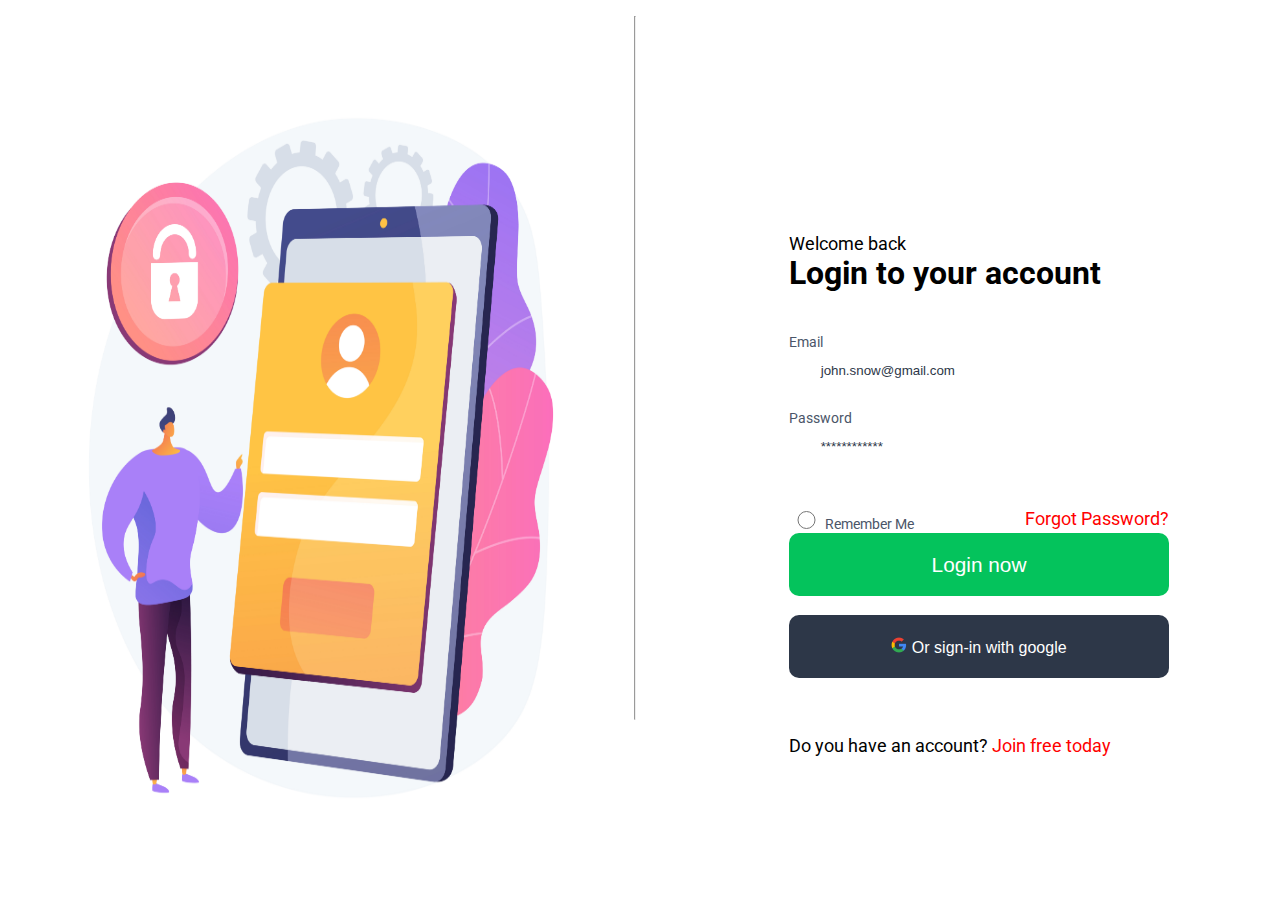
<file: index.html>
<!DOCTYPE html>
<html lang="en">
<head>
    <meta charset="UTF-8">
    <meta name="viewport" content="width=device-width, initial-scale=1.0">
    <title>Login</title>
    <link rel="stylesheet" href="static/css/style.css">
    <link rel="preconnect" href="https://fonts.googleapis.com">
    <link rel="preconnect" href="https://fonts.gstatic.com" crossorigin>
    <link href="https://fonts.googleapis.com/css2?family=Roboto:wght@700&display=swap" rel="stylesheet">
    <link rel="preconnect" href="https://fonts.googleapis.com">
    <link rel="preconnect" href="https://fonts.gstatic.com" crossorigin>
    <link href="https://fonts.googleapis.com/css2?family=Roboto:wght@700&display=swap" rel="stylesheet">

</head>
<style>
    a{
        color: red;
    }
</style>
<body>
    <div></div>
    <div></div>
    <div></div>
    <span id="blue"></span>
    <div class="login_home" id="blue green">
        <div class="login_img">
            <img src="static/img/1.jpg" alt="login_img">
        </div>
        <hr>
        <div class="content">
            <div class="inner">

                <p>Welcome back</p>
                <h1>Login to your account</h1>
                <div class="form">
                    <form  action="./validate.html" name="validation"  onsubmit="return validateForm()" method="post">
                        <div id="email" class="formdesing">

                            <label for="email">Email <br>
                                <input type="email" id="email" name="email" placeholder="john.snow@gmail.com" required>
                                <div class="formerror"></div>
                            </label>
                        </div>
                    
                        <br>
                        <div id="pass">

                            <label for="pass">Password <br>
                                <input type="password" id="pass" name="pass" placeholder="************" required><br><br>
                                <span class="formerror"></span>
                            </label><br>
                        </div>
                        <!-- <p> Remember me </p> -->
                        <label for="Rememberme">
                            <input type="radio" name="Rememberme" id="rememberme" >
                            Remember Me 
                            <a id="forget" href=""> Forgot Password?</a>
                        </label> <br>
                    </div>
                    <button id="loginbtn" type="submit" >Login now</button><br><br>
                </form>
                <button id="signinbtn"> <img src="./static/img/2.png" alt=""> Or sign-in with google</button>
                <br><br><br><br>
                <p >Do you have an account? <a  href="./API.html">Join free today</a></p>
            </div>
            </div>
    </div>
</body>
<script src="./static/js/main.js"></script>
</html>
</file>
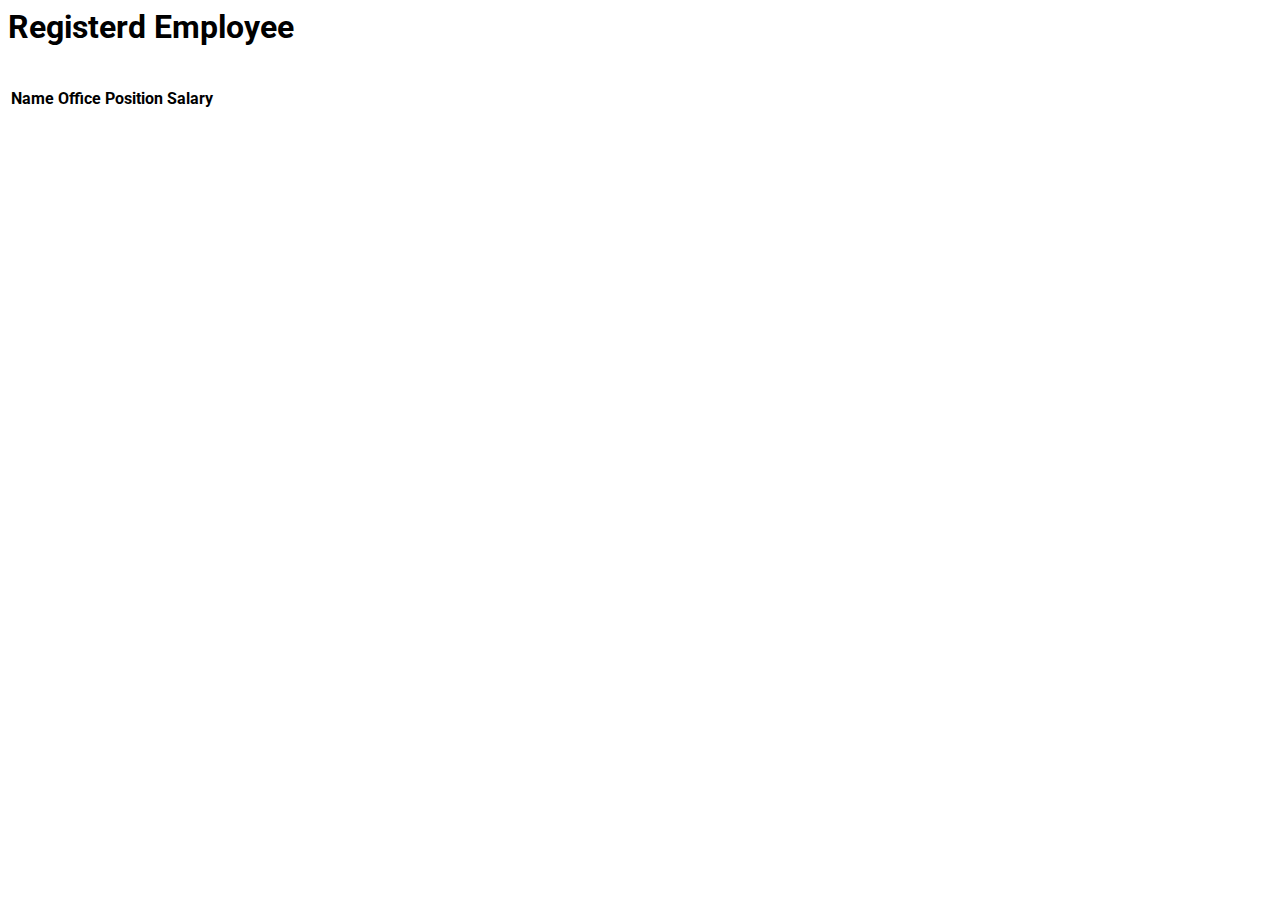
<file: API.html>
<!DOCTYPE html>
<html lang="en">
  <head>
    <meta charset="UTF-8" />
    <title>Random Cocktail Recipe</title>
    <link href="./static/css/style.css" rel="stylesheet" />
  </head>
  <body>
    <h1>Registerd Employee</h1>
    <table>
    <thead>
        <th>Name</th>
        <th>Office</th>
        <th>Position</th>
        <th>Salary</th>
    </thead>
    <tbody id="table_body">
        <tr>

        </tr>
    </tbody>

    </table>
</body>
<script src="./static/js/api.js"></script>
</html>
</file>
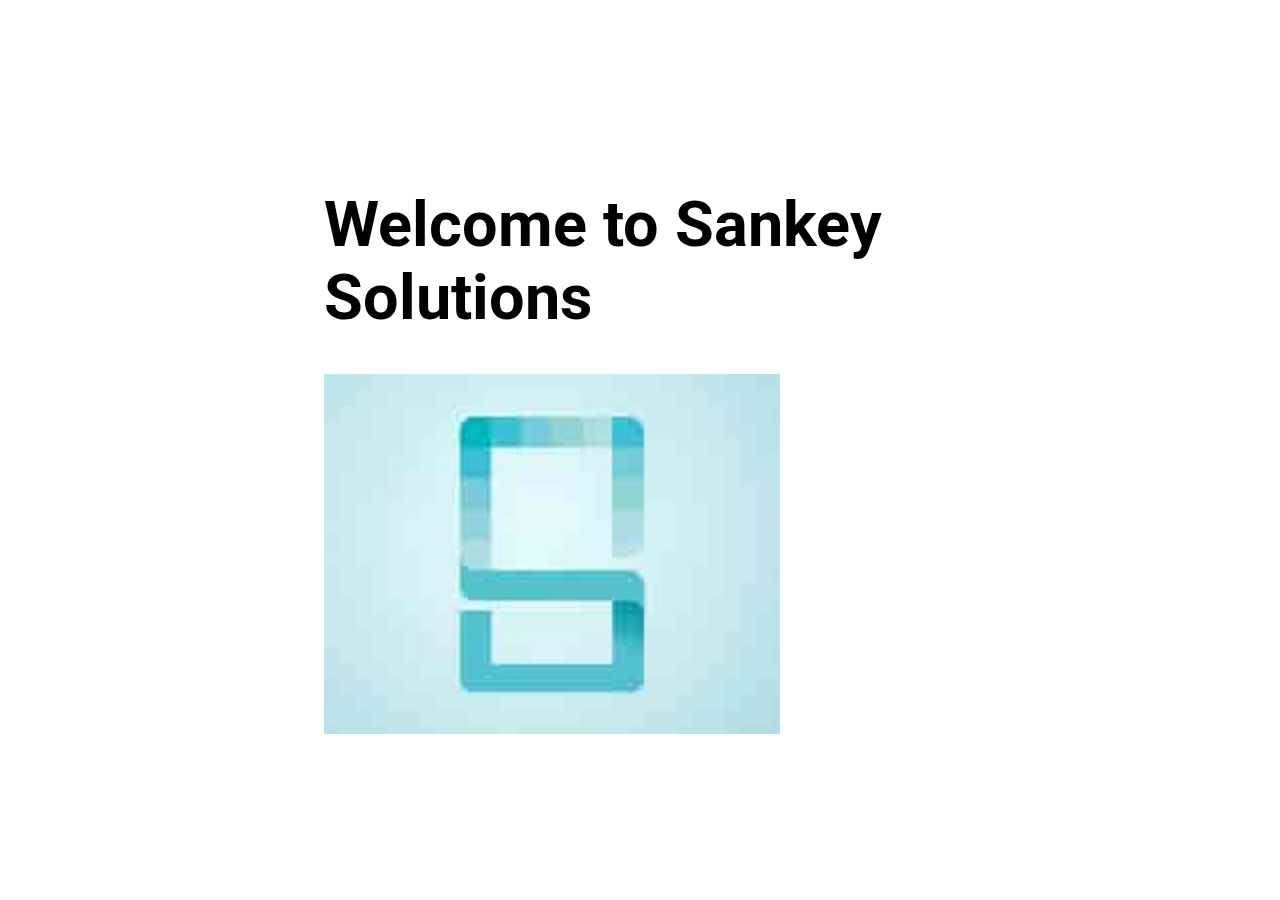
<file: validate.html>
<!DOCTYPE html>
<html lang="en">
<head>
    <meta charset="UTF-8">
    <meta name="viewport" content="width=device-width, initial-scale=1.0">
    <title>Document</title>
    <link rel="stylesheet" href="./static/css/style.css">
</head>
<body>
    <div class="welcome">

        <h1>Welcome to Sankey Solutions</h1>
        <img src="./static/img/3.jpg" alt="validate">
    </div>
</body>
</html>
</file>
<file: static/css/style.css>
@import url('https://fonts.googleapis.com/css2?family=Roboto:wght@400;700&display=swap');

body{
    font-family: 'Roboto', sans-serif;
}
.login_home{
    /* flex-direction: column; */
    display: flex;
    /* border: 1px solid brown; */
    width: 99%;
    /* overflow: hidden; */
}
.login_img{
    height: 80vh;
    width: 45%;
    min-width: 50%;
}
.login_img img{
    height: 100vh;
    width: 100%;
}
a{
    text-decoration: none;
}
p{
    font-size: 2vh;
    margin: 0%;
}
h1{
    font-size: 2rem;
    margin: 0%;
    padding-bottom: 40px;
}
label{
    font-size: 1.5vh;
    color: #4A5568    ;
}
input{
    height: 4vh;
    width: 100%;
    border-radius: 10px;
    border: none;
}
::placeholder{
    padding-left: 30px;
    color: #2D3748;
    
}
/* .inner{
    border: 1px solid blue;
    margin: auto;
    padding: 15em 15em 10em 10em  ;
} */
.content{
    /* border: 1px solid red; */
    width: 40%;
    height: 55vh;
    /* min-width: 50%; */
    max-width: 50%;
    padding: 25vh 10vh 0em 17vh;
    margin: 0%;
}
#rememberme{
    height: 2vh;
    width: 2vw;
    font-size: 5vh !important;
}
#blue{
    height: 10px ;
    width: 100%;
    background-color: blue;
}
#forget{
    float: right;
    font-size: 2vh;
}
#loginbtn{
    height: 7vh;
    width: 100%;
    color: white;
    background: #04C35C;
font-size: 1.3rem;
border-radius: 10px;
border: none;
}
#signinbtn{
    height: 7vh;
    width: 100%;
    color: white;
    background: #2D3748;
    font-size: 1rem;
border-radius: 10px;
border: none;
}
#signinbtn img{
    height: 1em;
    width: 1em;
}
.formerror{
    color: red;
    font-size: 1.3rem;
    background: green;
}
#green{
    background: green;
}
#blue{
    background: black;
}
/* .login_home{
    background: green;
} */
.welcome{
    height: 45vh;
    width: 50%;
    padding: 20vh 0 0 25%;
}
.welcome h1{
    font-size: 7vh;
}
.welcome img{
    height: 40vh;
    width: auto;
    /* padding-left: 20vh; */
}
@media (max-width: 530px) {
.login_home{
    flex-direction: column;
}
.login_img{
    width: 100%;
    height: 20rem;
    /* filter: blur(3px); */

}
.login_img img{
    height: 20rem;
}
.content{
    width: 100%;
    padding: 0 0 0 5rem ;
    /* background-image: url('/static/img/3.jpg'); */
}
label{
    font-weight: 100px;
    font-size: 1rem;
}
h1{
    font-size: 2rem;
}
::placeholder{
    font-size: .7rem;
}
}
</file>
